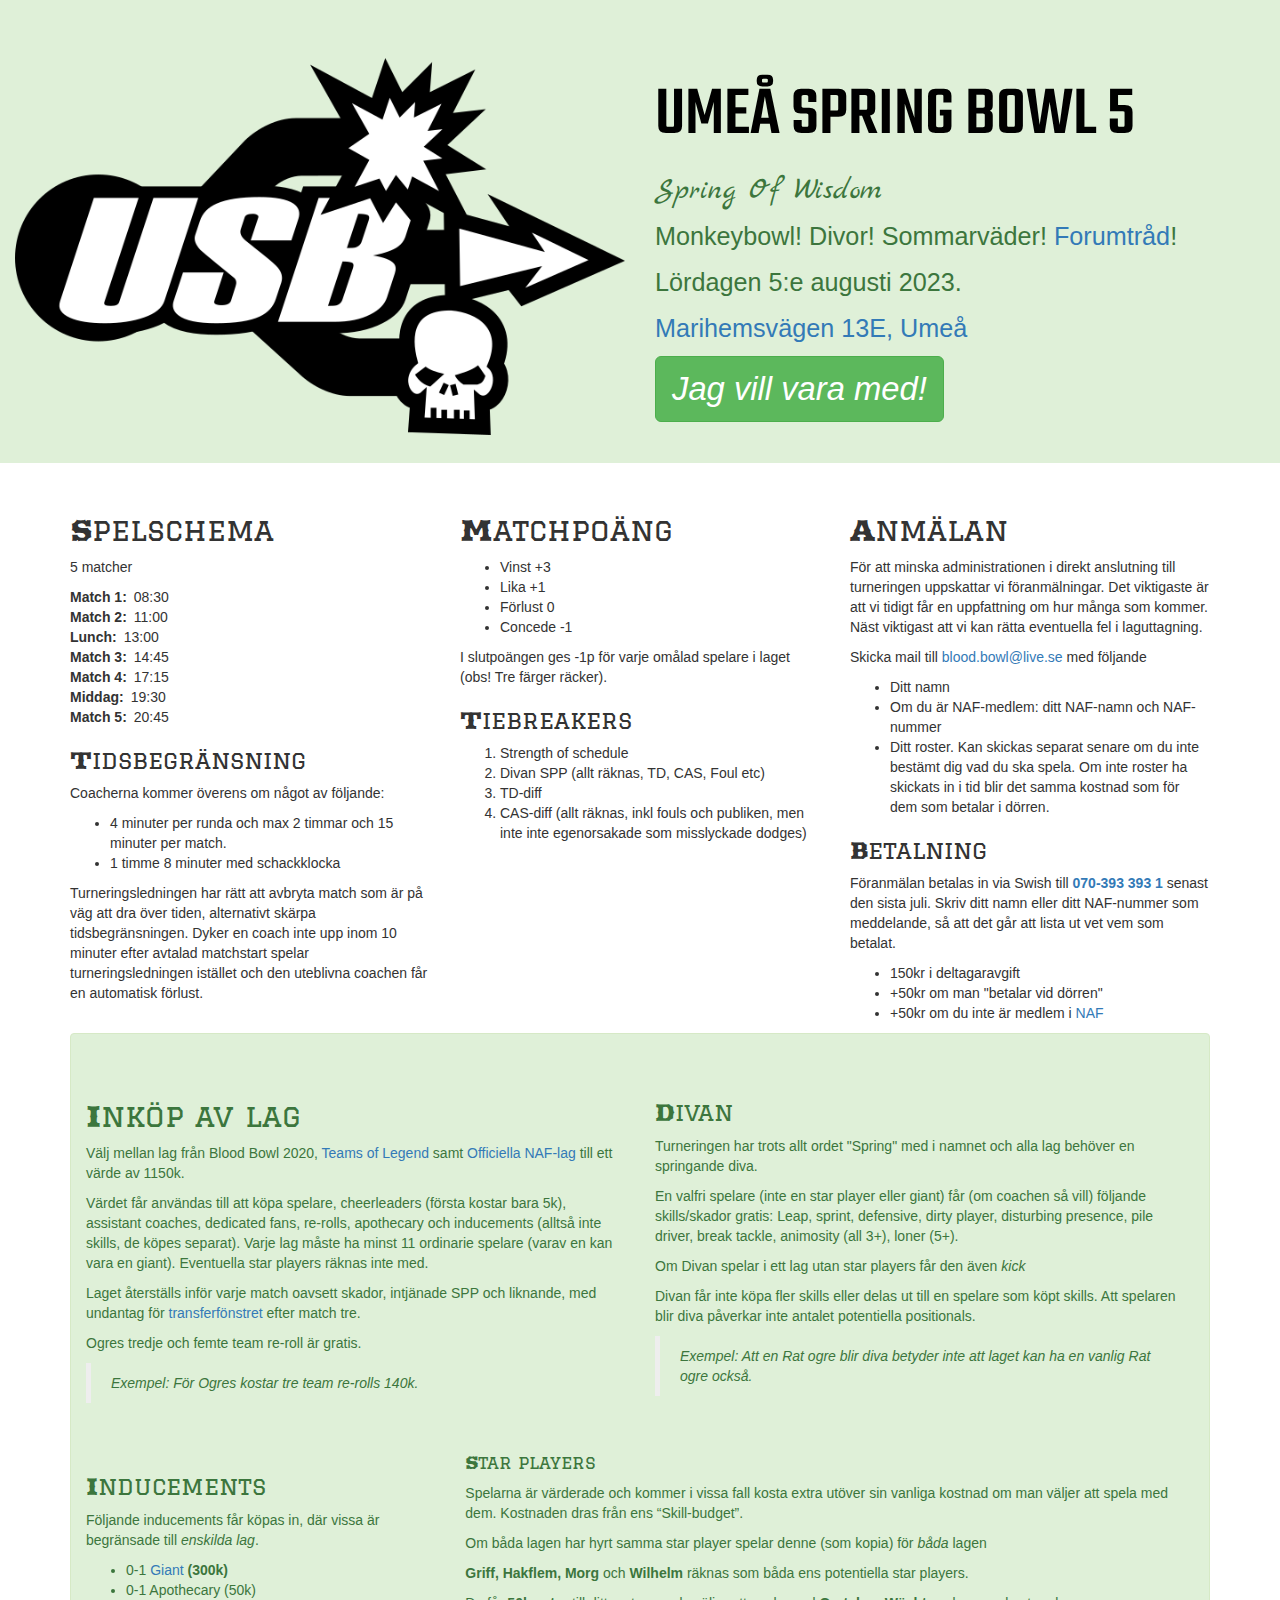
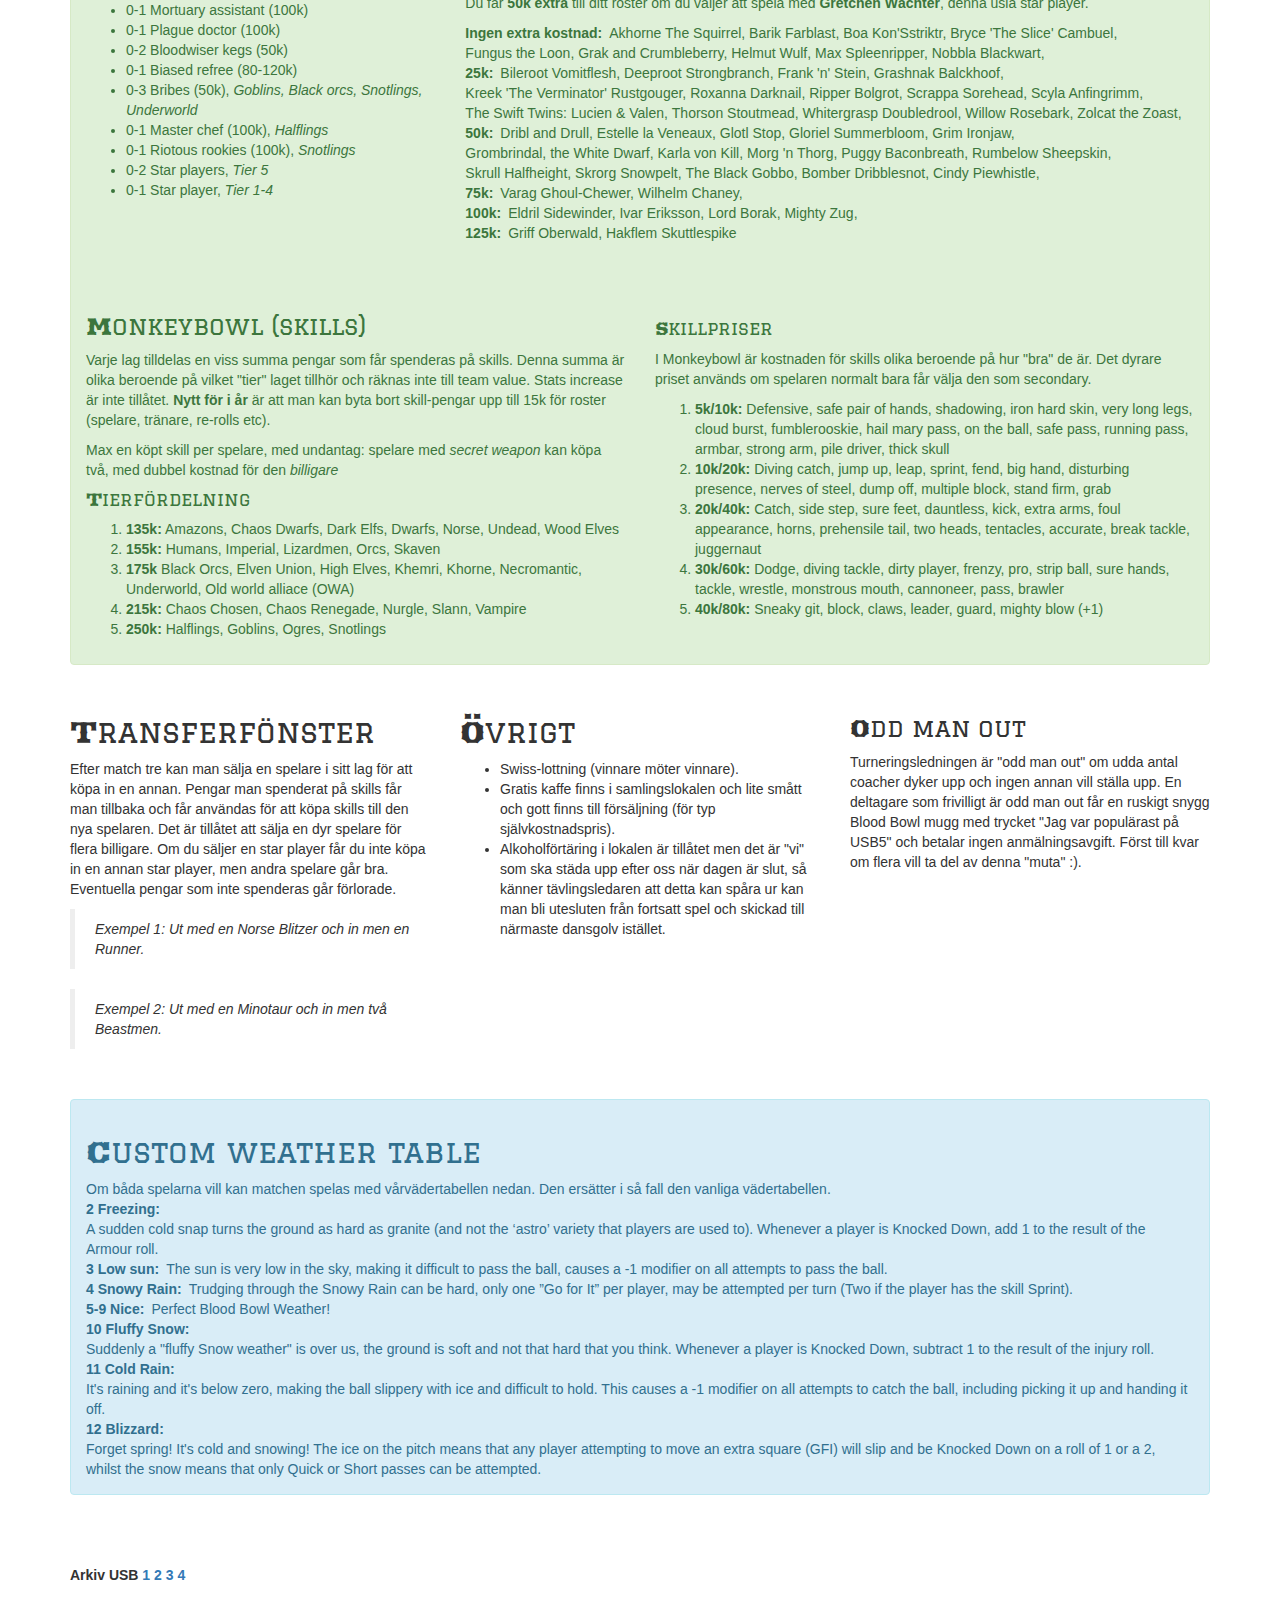
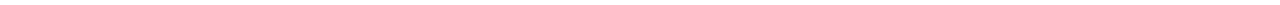
<file: usb/index.html>
<!DOCTYPE html>
<html>
<head>
    <meta charset="utf-8" />
    <title>USB5</title>
    <meta http-equiv="X-UA-Compatible" content="IE=edge">
    <meta name="description" content="Monkeybowl! Divor! Vårväder! Umebor! Lördagen 5 aug 2023">
    <meta name="viewport" content="width=device-width, initial-scale=1">
    <link rel="stylesheet" href="https://maxcdn.bootstrapcdn.com/bootstrap/3.3.7/css/bootstrap.min.css" integrity="sha384-BVYiiSIFeK1dGmJRAkycuHAHRg32OmUcww7on3RYdg4Va+PmSTsz/K68vbdEjh4u" crossorigin="anonymous">
    <link href="https://fonts.googleapis.com/css?family=Marck+Script|Arbutus|Graduate|Teko|Quantico" rel="stylesheet">
    <link rel="stylesheet" href="usb.css?v=3.5">
    <meta property="og:image"              content="https://lhsnow.github.io/bubble/usb/usbthick.png" />
    <meta property="og:description"        content="Monkeybowl! Divor! Vårväder! Umebor! 5 aug 2023!" />
    <link rel="image_src" href="usbthick.png">
</head>
<body>

<div class="container-fluid alert-success">
<header class="row">
<div class="col-lg-6 logo">
  <img src="usbthick.png" class="img-responsive" alt="Umeå Spring Bowl"/>
</div>
<section class="col-lg-6">
  <h1>Umeå Spring Bowl 5</h1>
  <h2>Spring Of Wisdom</h2>
  <p>Monkeybowl! Divor! Sommarväder! <a href="https://forum.swebba.se/discussion/2094">Forumtråd</a>!</p>
  <p>Lördagen 5:e augusti 2023.</p>
  <p><a href="http://www.trandansen.se/Information/Samlingslokal/">Marihemsvägen 13E, Umeå</a></p>
  <p><a class="btn-success btn-lg btn" href="mailto:blood.bowl@live.se?subject=USB5">Jag vill vara med!</a></p>
</section>
</header>
</div>

<div class="container">
<div class="row">

<section class="col-lg-4">
<h2 id="schedule">Spelschema</h2>
<p>5 matcher</p>
<dl class="clearfix">
<dt>Match 1</dt><dd>08:30</dd>
<dt>Match 2</dt><dd>11:00</dd>
<dt>Lunch</dt><dd>13:00</dd>
<dt>Match 3</dt><dd>14:45</dd>
<dt>Match 4</dt><dd>17:15</dd>
<dt>Middag</dt><dd>19:30</dd>
<dt>Match 5</dt><dd>20:45</dd>
</dl>

<h3 id="time">Tidsbegränsning</h3>
<p>Coacherna kommer överens om något av följande:</p>
<ul>
  <li>4 minuter per runda och max 2 timmar och 15 minuter per match.</li>
  <li>1 timme 8 minuter med schackklocka</li>
</ul>
<p>Turneringsledningen har rätt att avbryta match som är på väg att
dra över tiden, alternativt skärpa tidsbegränsningen. Dyker en
coach inte upp inom 10 minuter efter avtalad matchstart
spelar turneringsledningen istället och den uteblivna coachen får
en automatisk förlust.</p>

</section>

<section class="col-lg-4">

<h2 id="scoring">Matchpoäng</h2>
<ul>
<li>Vinst +3</li>
<li>Lika +1</li>
<li>Förlust 0</li>
<li>Concede -1</li>
</ul>
<p>I slutpoängen ges -1p för varje omålad spelare i laget (obs! Tre färger räcker).</p>
<h3>Tiebreakers</h3>
<ol>
  <li>Strength of schedule</li>
  <li>Divan SPP (allt räknas, TD, CAS, Foul etc)</li>
  <li>TD-diff</li>
  <li>CAS-diff (allt räknas, inkl fouls och publiken, men inte inte egenorsakade som misslyckade dodges)</li>
</ol>

</section>

<section class="col-lg-4">
<h2>Anmälan</h3>
<p>För att minska administrationen i direkt anslutning till turneringen uppskattar vi föranmälningar.
  Det viktigaste är att vi tidigt får en uppfattning om hur många som kommer. Näst viktigast att vi kan rätta eventuella fel i laguttagning.</p>

  <p>Skicka mail till <a href="mailto:blood.bowl@live.se?subject=USB5">blood.bowl@live.se</a> med följande </p>
    <ul class="fa-ul">
      <li><i class="fa-li fa fa-check-square-o"></i>Ditt namn</li>
      <li><i class="fa-li fa fa-check-square-o"></i>Om du är NAF-medlem: ditt NAF-namn och NAF-nummer</li>
      <li><i class="fa-li fa fa-square-o"></i>Ditt roster. Kan skickas separat senare om du inte bestämt dig vad du ska spela.
        Om inte roster ha skickats in i tid blir det samma kostnad som för dem som betalar i dörren.</li>
    </ul>

  <h3>Betalning</h3>
  <p>Föranmälan betalas in via Swish till <strong><a href="tel:+46703933931">070-393 393 1</a></strong> senast den sista juli. Skriv ditt namn eller ditt NAF-nummer som meddelande, så att det går att lista ut vet vem som betalat.</p>
    <ul>
      <li>150kr i deltagaravgift</li>
      <li>+50kr om man "betalar vid dörren"</li>
      <li>+50kr om du inte är medlem i <a href="http://thenaf.net">NAF</a></li>
    </ul>
</div>

<div class="alert alert-success clearfix">
<div class="row">
<section id="roster">
<section class="col-lg-6">
<h2>Inköp av lag</h2>
<p>Välj mellan lag från Blood Bowl 2020,
  <a href="https://www.warhammer-community.com/wp-content/uploads/2020/11/lFZy1SIuNmWvxPj1.pdf">Teams of Legend</a>
  samt <a href="https://www.thenaf.net/wp-content/uploads/2020/12/NAF-Rules-for-Tournaments-2021.pdf">Officiella NAF-lag</a>
till ett värde av 1150k.</p>
<p>Värdet får användas till att köpa spelare, cheerleaders (första kostar bara 5k),
assistant coaches, dedicated fans, re-rolls, apothecary och inducements
(alltså inte skills, de köpes separat).
Varje lag måste ha minst 11 ordinarie spelare (varav en kan vara en giant).
Eventuella star players räknas inte med.</p>
<p>Laget återställs inför varje match oavsett skador, intjänade SPP och liknande,
  med undantag för <a href="#transfer">transferfönstret</a> efter match tre.</p>
<p>Ogres tredje och femte team re-roll är gratis.</p>
  <blockquote>Exempel: För Ogres kostar tre team re-rolls 140k.</blockquote>

</section>


<section class="col-lg-6">
<h3 id="diva">Divan</h3>
<p>Turneringen har trots allt ordet "Spring" med i namnet och alla lag behöver en
springande diva.</p>
<p>En valfri spelare (inte en star player eller giant) får (om coachen så vill) följande skills/skador gratis:
  Leap, sprint, defensive, dirty player, disturbing presence, pile driver, break tackle, animosity (all 3+), loner (5+).</p>
<p>Om Divan spelar i ett lag utan star players får den även <em>kick</em></p>
<p>Divan får inte köpa fler skills eller delas ut till en spelare som köpt skills. Att spelaren blir diva påverkar inte antalet potentiella positionals.</p>
<blockquote>Exempel: Att en Rat ogre blir diva betyder inte att laget kan ha en vanlig Rat ogre också.</blockquote>
</section>
</div>

<div class="row">

<section class="col-lg-4">
<h3 id="inducements">Inducements</h3>
<p>Följande inducements får köpas in, där vissa är begränsade till <em>enskilda lag</em>.</p>
<ul>
<li>0-1 <a href="https://i.imgur.com/WBFGT2M.jpeg">Giant</a>
  <strong>(300k)</strong></li>
<li>0-1 Apothecary (50k)</li>
<li>0-1 Mortuary assistant (100k)</li>
<li>0-1 Plague doctor (100k)</li>
<li>0-2 Bloodwiser kegs (50k)</li>
<li>0-1 Biased refree (80-120k)</li>
<li>0-3 Bribes (50k), <em>Goblins, Black orcs, Snotlings, Underworld</em></li>
<li>0-1 Master chef (100k), <em>Halflings</em></li>
<li>0-1 Riotous rookies (100k), <em>Snotlings</em></li>
<li>0-2 Star players, <em>Tier 5</em></li>
<li>0-1 Star player, <em>Tier 1-4</em></li>
</ul>
</section>
<section class="col-lg-8">
<h4>Star players</h4>
<p>Spelarna är värderade och kommer i vissa fall kosta extra utöver sin vanliga kostnad om man väljer att spela med dem. Kostnaden dras från ens “Skill-budget”.</p>
<p>Om båda lagen har hyrt samma star player spelar denne (som kopia) för <em>båda</em> lagen</p>
<p><strong>Griff, Hakflem, Morg</strong> och <strong>Wilhelm</strong> räknas som båda ens potentiella star players.</p>
<p>Du får <strong>50k extra</strong> till ditt roster om du väljer att spela med <strong>Gretchen Wächter</strong>, denna usla star player.</p>
<dl class="starplayers clearfix">
  <dt>Ingen extra kostnad</dt>
    <dd>Akhorne The Squirrel</dd>
    <dd>Barik Farblast</dd>
    <dd>Boa Kon'Sstriktr</dd>
    <dd>Bryce 'The Slice' Cambuel</dd>
    <dd>Fungus the Loon</dd>
    <dd>Grak and Crumbleberry</dd>
    <dd>Helmut Wulf</dd>
    <dd>Max Spleenripper</dd>
    <dd>Nobbla Blackwart</dd>
  <dt>25k</dt>
    <dd>Bileroot Vomitflesh</dd>
    <dd>Deeproot Strongbranch</dd>
    <dd>Frank 'n' Stein</dd>
    <dd>Grashnak Balckhoof</dd>
    <dd>Kreek 'The Verminator' Rustgouger</dd>
    <dd>Roxanna Darknail</dd>
    <dd>Ripper Bolgrot</dd>
    <dd>Scrappa Sorehead</dd>
    <dd>Scyla Anfingrimm</dd>
    <dd>The Swift Twins: Lucien & Valen</dd>
    <dd>Thorson Stoutmead</dd>
    <dd>Whitergrasp Doubledrool</dd>
    <dd>Willow Rosebark</dd>
    <dd>Zolcat the Zoast</dd>
  <dt>50k</dt>
    <dd>Dribl and Drull</dd>
    <dd>Estelle la Veneaux</dd>
    <dd>Glotl Stop</dd>
    <dd>Gloriel Summerbloom</dd>
    <dd>Grim Ironjaw</dd>
    <dd>Grombrindal, the White Dwarf</dd>
    <dd>Karla von Kill</dd>
    <dd>Morg 'n Thorg</dd>
    <dd>Puggy Baconbreath</dd>
    <dd>Rumbelow Sheepskin</dd>
    <dd>Skrull Halfheight</dd>
    <dd>Skrorg Snowpelt</dd>
    <dd>The Black Gobbo</dd>
    <dd>Bomber Dribblesnot</dd>
    <dd>Cindy Piewhistle</dd>
  <dt>75k</dt>
    <dd>Varag Ghoul-Chewer</dd>
    <dd>Wilhelm Chaney</dd>
  <dt>100k</dt>
    <dd>Eldril Sidewinder</dd>
    <dd>Ivar Eriksson</dd>
    <dd>Lord Borak</dd>
    <dd>Mighty Zug</dd>
  <dt>125k</dt>
    <dd>Griff Oberwald</dd>
    <dd>Hakflem Skuttlespike</dd>
</dl>
</div>
<div class="row">
</section>
<section class="col-lg-6 clearfix">
<h3 id="monkeybowl">Monkeybowl (skills)</h3>
<p>Varje lag tilldelas en viss summa pengar som får spenderas på skills. Denna summa
är olika beroende på vilket "tier" laget tillhör och räknas inte till team value.
Stats increase är inte tillåtet.
<strong>Nytt för i år</strong> är att man kan byta bort skill-pengar upp till 15k för roster (spelare, tränare, re-rolls etc).</p>
<p>Max en köpt skill per spelare,
  med undantag: spelare med <em>secret weapon</em> kan köpa två,
  med dubbel kostnad för den <em>billigare</em></p>

<h4 id="teamtiers">Tierfördelning</h4>
<ol>
<li><strong>135k:</strong>
Amazons, Chaos Dwarfs, Dark Elfs, Dwarfs, Norse, Undead, Wood Elves</li>
<li><strong>155k:</strong>
Humans, Imperial, Lizardmen, Orcs, Skaven</li>
<li><strong>175k</strong>
Black Orcs, Elven Union, High Elves, Khemri, Khorne, Necromantic, Underworld, Old world alliace (OWA)</li>
<li><strong>215k:</strong>
Chaos Chosen, Chaos Renegade, Nurgle, Slann, Vampire</li>
<li><strong>250k:</strong>
Halflings, Goblins, Ogres, Snotlings</li>
</ol>
</section>

<section class="col-lg-6">
<h4 id="skillcost">Skillpriser</h4>
<p>I Monkeybowl är kostnaden för skills olika beroende på hur "bra" de är.
Det dyrare priset används om spelaren normalt bara får välja den som secondary.</p>
<ol>
<li><strong>5k/10k:</strong>
Defensive, safe pair of hands, shadowing, iron hard skin, very long legs, cloud burst, fumblerooskie, hail mary pass, on the ball, safe pass, running pass, armbar, strong arm, pile driver, thick skull
</li>
<li><strong>10k/20k:</strong>
Diving catch, jump up, leap, sprint, fend, big hand, disturbing presence, nerves of steel, dump off, multiple block, stand firm, grab
</li>
<li><strong>20k/40k:</strong>
Catch, side step, sure feet, dauntless, kick, extra arms, foul appearance, horns, prehensile tail, two heads, tentacles, accurate, break tackle, juggernaut
</li>
<li><strong>30k/60k:</strong>
Dodge, diving tackle, dirty player, frenzy, pro, strip ball, sure hands, tackle, wrestle, monstrous mouth, cannoneer, pass, brawler
</li>
<li><strong>40k/80k:</strong>
Sneaky git, block, claws, leader, guard, mighty blow (+1)
</li>
</ol>
</section>
</section><!-- #roster -->
</div>
</div>

<div class="row">

<section class="col-lg-4">
<h2 id="transfer">Transferfönster</h2>
<p>Efter match tre kan man sälja en spelare i sitt lag för att köpa in en annan. 
  Pengar man spenderat på skills får man tillbaka och får användas för att köpa skills till den nya spelaren.
  Det är tillåtet att sälja en dyr spelare för flera billigare.
  Om du säljer en star player får du inte köpa in en annan star player, men andra spelare går bra.
  Eventuella pengar som inte spenderas går förlorade.
</p>
<blockquote>Exempel 1: Ut med en Norse Blitzer och in men en Runner.</blockquote>
<blockquote>Exempel 2: Ut med en Minotaur och in men två Beastmen.</blockquote>
</section>

<section class="col-lg-4">
<h2 id="etc">Övrigt</h2>
<ul>
<li>Swiss-lottning (vinnare möter vinnare).</li>
<li>Gratis kaffe finns i samlingslokalen och lite smått och gott finns till
försäljning (för typ självkostnadspris).</li>
<li>Alkoholförtäring i lokalen är tillåtet men det är "vi" som ska städa upp efter
oss när dagen är slut, så känner tävlingsledaren att detta kan spåra ur kan
man bli utesluten från fortsatt spel och skickad till närmaste dansgolv istället.</li>
</ul>
</section>
<section class="col-lg-4">
<h3>Odd man out</h3>
<p>Turneringsledningen är "odd man out" om udda antal coacher dyker upp och ingen annan vill ställa upp. 
  En deltagare som frivilligt är odd man out får en ruskigt snygg Blood Bowl mugg med trycket "Jag var populärast på USB5" 
  och betalar ingen anmälningsavgift. Först till kvar om flera vill ta del av denna "muta" :).</p>
</section>
</div>

<div class="row">
<section class="col-lg-12">
<div class="alert alert-info clearfix">
<h2 id="weather">Custom weather table</h2>
<p>Om båda spelarna vill kan matchen spelas med vårvädertabellen nedan. Den ersätter i så fall den vanliga vädertabellen.</p>
<dl>
<dt>2 Freezing</dt><dd>A sudden cold snap turns the ground as hard as granite (and not the ‘astro’ variety
that players are used to). Whenever a player is Knocked Down, add 1 to the result
of the Armour roll.</dd>
<dt>3 Low sun</dt><dd>The sun is very low in the sky, making it difficult to pass the ball, causes a -1
modifier on all attempts to pass the ball.</dd>
<dt>4 Snowy Rain</dt><dd>Trudging through the Snowy Rain can be hard, only one ”Go for It” per player, may
be attempted per turn (Two if the player has the skill Sprint).</dd>
<dt>5-9 Nice</dt><dd>Perfect Blood Bowl Weather!</dd>
<dt>10 Fluffy Snow</dt><dd>Suddenly a "fluffy Snow weather" is over us, the ground is soft and not that hard that
you think. Whenever a player is Knocked Down, subtract 1 to the result of the injury roll.</dd>
<dt>11 Cold Rain</dt><dd>It&#39;s raining and it&#39;s below zero, making the ball slippery with ice and difficult to
hold. This causes a -1 modifier on all attempts to catch the ball, including picking it
up and handing it off.</dd>
<dt>12 Blizzard</dt><dd>Forget spring! It&#39;s cold and snowing! The ice on the pitch means that any player
attempting to move an extra square (GFI) will slip and be Knocked Down on a roll
of 1 or a 2, whilst the snow means that only Quick or Short passes can be
attempted.</dd>
</dl>
</div>
</section>
</div>
</section>
<footer>
  <p>Arkiv USB</p>
  <ul>
    <li><a href="/usb/1">1</a></li>
    <li><a href="/usb/2">2</a></li>
    <li><a href="/usb/3">3</a></li>
    <li><a href="/usb/4">4</a></li>
  </ul>
</footer>
</div>
</body>
</html>
</file>
<file: usb/usb.css>
dt,
dd {
  float: left;
}
dl.starplayers dd:not(:last-child)::after {
  white-space: pre;
  content: ', ';
}
dt {
  clear: left;
  margin-right: .5em;
}
dt:after {
  content: ':';
}
dl {
  clear: left;
}
.row {
  margin-top: 30px;
}

blockquote {
  font-size: 1em;
  font-style: italic;
}

h2::first-letter,
h3::first-letter,
h4::first-letter {
  font-family: 'Arbutus'
}

h2, h3, h4 {
  font-family: 'Graduate'
}

h1 {
  font-size: 5em;
  color: black;
  font-family: 'Teko';
  text-transform: uppercase;
}

header {
  padding: 2em 0;
}

header h2,
header h2::first-letter {
  font-family: 'Marck Script', cursive;
}

header p {
  font-size: 1.8em;
}

header .btn-lg {
  font-size: 1.3em;
  font-style: italic;
}

footer {
  margin-top: 50px;
  margin-bottom: 20px;
}

footer * {
  padding-left: 0;
  display: inline;
  font-weight: bold;
}

#skillcost {
  margin-top: 26px;
}

.logo img {
  margin-left: auto;
}

img {
  max-width: 100%;
  height: auto;
}

a[href^=tel] {
  white-space: nowrap;
}
</file>
